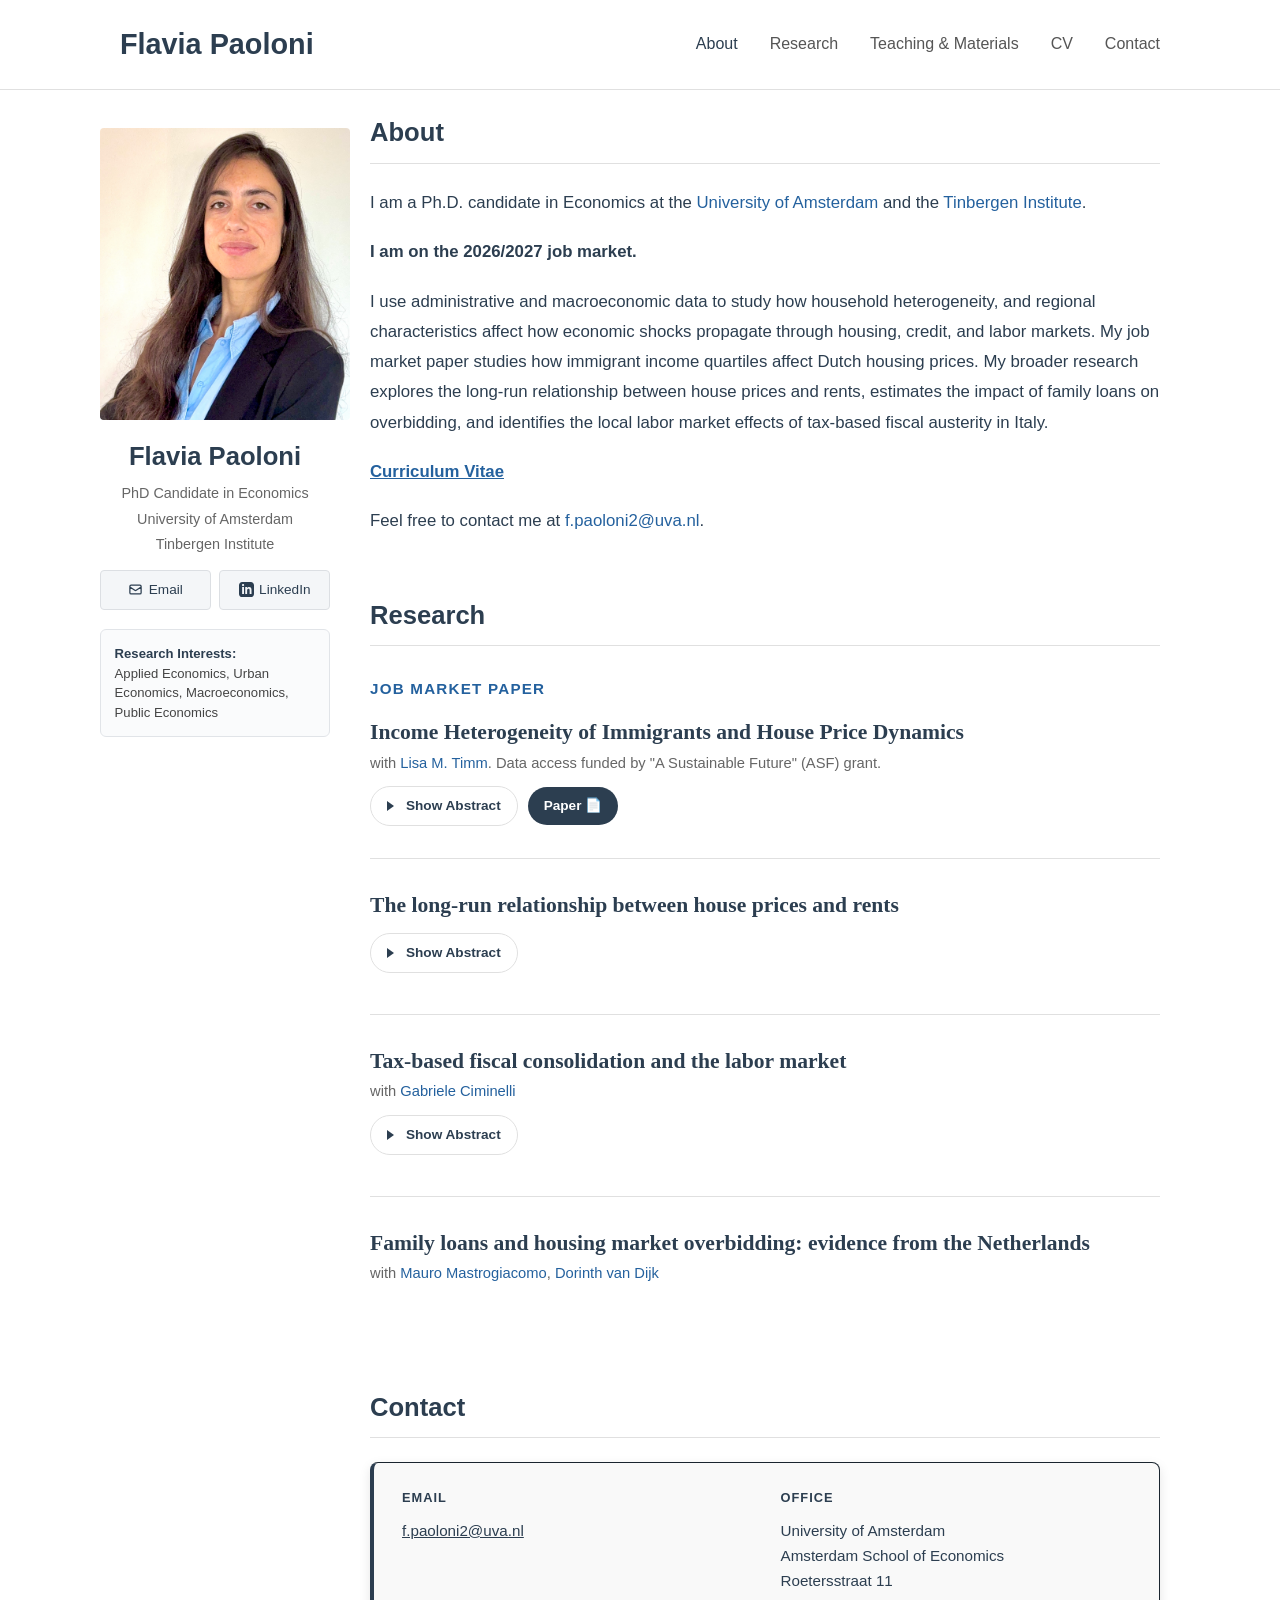
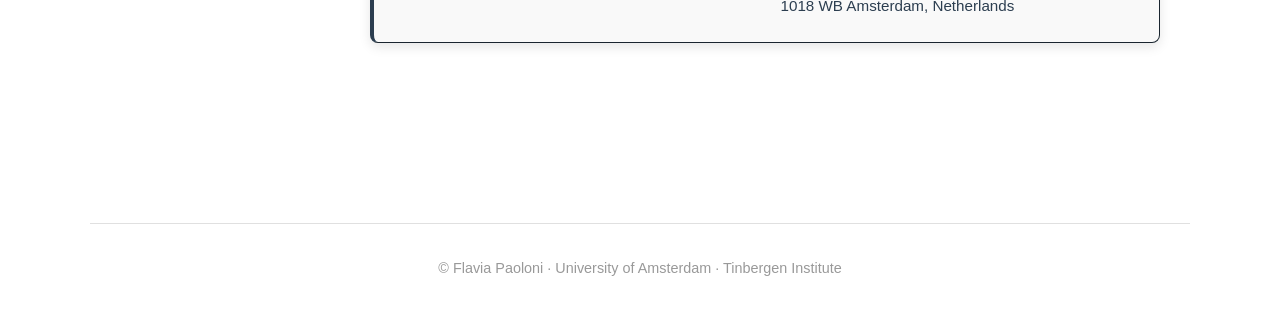
<file: index.html>
<!DOCTYPE html>
<html lang="en">
<head>
    <meta charset="UTF-8">
    <meta name="viewport" content="width=device-width, initial-scale=1.0">
    <title>Flavia Paoloni</title>
    <meta name="description" content="Flavia Paoloni - PhD Candidate in Economics at the University of Amsterdam">
    <link rel="stylesheet" href="stylesheet.css">
</head>
<body>

<!-- HEADER -->
<header>
    <div class="header-content">
        <div class="site-title"><a href="index.html">Flavia Paoloni</a></div>
        <button class="menu-toggle" onclick="toggleMenu()">☰</button>
        <nav>
            <ul id="navMenu">
                <li><a href="index.html" class="active">About</a></li>
                <li><a href="research.html">Research</a></li>
                <li><a href="teaching.html">Teaching & Materials</a></li>
                <li><a href="cv.html">CV</a></li>
                <li><a href="contact.html">Contact</a></li>
            </ul>
        </nav>
    </div>
</header>

<!-- PAGE LAYOUT -->
<div class="page-layout">

    <!-- SIDEBAR -->
  <aside class="sidebar">
        <img src="webpage.png" alt="Flavia Paoloni" class="profile-photo">
        <h2>Flavia Paoloni</h2>
        <p class="subtitle">PhD Candidate in Economics <br> University of Amsterdam<br>Tinbergen Institute</p> 
        <!-- Sidebar Action Buttons -->
        <div class="sidebar-buttons">
            <a class="sidebar-btn" href="mailto:f.paoloni2@uva.nl">
                <svg class="btn-icon" fill="none" stroke="currentColor" viewBox="0 0 24 24">
                    <path stroke-linecap="round" stroke-linejoin="round" stroke-width="2" d="M3 8l7.89 5.26a2 2 0 002.22 0L21 8M5 19h14a2 2 0 002-2V7a2 2 0 00-2-2H5a2 2 0 00-2 2v10a2 2 0 002 2z"/>
                </svg>
                Email
            </a>
            <a class="sidebar-btn" href="http://www.linkedin.com/in/flavia-paoloni-25b993154" target="_blank">
                <svg class="btn-icon" fill="currentColor" viewBox="0 0 24 24">
                    <path d="M19 0h-14c-2.761 0-5 2.239-5 5v14c0 2.761 2.239 5 5 5h14c2.762 0 5-2.239 5-5v-14c0-2.761-2.238-5-5-5zm-11 19h-3v-11h3v11zm-1.5-12.268c-.966 0-1.75-.79-1.75-1.764s.784-1.764 1.75-1.764 1.75.79 1.75 1.764-.783 1.764-1.75 1.764zm13.5 12.268h-3v-5.604c0-3.368-4-3.113-4 0v5.604h-3v-11h3v1.765c1.396-2.586 7-2.777 7 2.476v6.759z"/>
                </svg>
                LinkedIn
            </a>
        </div>

        <!-- Academic Info Box -->
        <div class="sidebar-box">
            <!--  <p><strong>Affiliation:</strong><br>University of Amsterdam<br>Tinbergen Institute</p> -->
            <p><strong>Research Interests:</strong><br>Applied Economics, Urban Economics, Macroeconomics, Public Economics</p>
        </div>
    </aside>

    <!-- MAIN CONTENT -->
    <div class="content">

        <!-- ABOUT SECTION -->
        <section id="about">
            <h2>About</h2>
            <p>I am a Ph.D. candidate in Economics at the <a href="https://ase.uva.nl/content/sections/macro-and-international-economics/macro-and-international-economics.html" target="_blank">University of Amsterdam</a> and the <a href="https://tinbergen.nl/home" target="_blank">Tinbergen Institute</a>. 
                <p><strong> I am on the 2026/2027 job market.</strong> </p>
                
               <!-- My research focuses on housing markets, immigration, and fiscal policy.</p> -->
            <p>I use administrative and macroeconomic data to study how household heterogeneity, and regional characteristics affect how economic shocks propagate through housing, credit, and labor markets. 
                My job market paper studies how immigrant income quartiles affect Dutch housing prices. My broader research explores the long-run relationship between house prices and rents, estimates the impact of family loans on overbidding, and identifies the local labor market effects of tax-based fiscal austerity in Italy.</p>
               <!--  housing markets and fiscal policy. My research examines the relationship between house prices and rents, the role of socio-economic factors and credit conditions in the Dutch housing market, and the effects of tax-based consolidation on local labour markets in Italy.</p> -->
            <p> <a href="cv.html"><strong><u>Curriculum Vitae</u></strong></a></p>
            <p>Feel free to contact me at <a href="mailto:f.paoloni2@uva.nl" target="_blank">f.paoloni2@uva.nl</a>.</p>
        </section>
<!-- RESEARCH SECTION -->
<section id="research">
    <h2>Research</h2>

     <!-- JOB MARKET PAPER SUBHEADING -->
    <h3 style="font-family: var(--font-sans); font-size: 0.95rem; font-weight: 700; text-transform: uppercase; letter-spacing: 0.08em; color: var(--accent-color, #24619e); margin: 30px 0 15px;">
        Job Market Paper
    </h3>
    
   <!-- PAPER 1 -->
    <div class="paper-item">
    <!-- Paper Title -->
    <div class="paper-title">Income Heterogeneity of Immigrants and House Price Dynamics</div>
    
    <!-- Authors -->
    <div class="paper-authors">
        with <a href="https://sites.google.com/view/lmtimm/about" target="_blank">Lisa M. Timm</a>.
        Data access funded by "A Sustainable Future" (ASF) grant.
    </div>
    
    <!-- Action Buttons Row (Side-by-Side Horizontal Flex) -->
    <div class="draft-button" style="display: flex; gap: 10px; align-items: center; margin-top: 10px;">
        
        <!-- Abstract Toggle Button -->
        <div class="abstract-container" style="margin: 0; border: none; background: none; box-shadow: none;">
            <div class="abstract-header" onclick="this.classList.toggle('expanded'); var content = this.closest('.paper-item').querySelector('.abstract-content'); content.style.display = content.style.display === 'block' ? 'none' : 'block';" style="display: inline-flex; align-items: center; gap: 8px; border: 1px solid var(--border-color, #e0e0e0); border-radius: 9999px; padding: 7px 16px; background: #ffffff; cursor: pointer;">
                <span class="arrow"></span><span class="toggle-text"></span>
            </div>
        </div>

        <!-- Paper Link Button -->
        <a href="Paoloni_jmp.pdf" class="paper-link-btn" target="_blank">Paper 📄</a>
        
    </div>
             
    <!-- Expandable Abstract Box (Appears below the buttons only when clicked) -->
    <div class="abstract-content" style="display: none; margin-top: 15px; border: 1px solid #e0e0e0; border-radius: 8px; padding: 18px 22px; background: #ffffff;">
        <p>This paper examines how changes in the local immigrant population stock with heterogeneous income levels affect house price growth in the Netherlands. 
            Using administrative microdata from 2006 to 2020, we distinguish immigrants into four income groups and estimate their effects on property values. 
            To address potential endogeneity in residential location choices, we employ a shift-share instrumental variable strategy based on historical settlement patterns interacted with national immigration shocks by origin and income group. The results vary across income groups and local housing markets. 
            In the short run, a mean annual increase in the stocks of middle-low-income immigrants raises annual property-value growth by 0.17-0.20 percentage points, 
            whereas a mean low-income change reduces it by 0.05-0.06 percentage points. These patterns appear primarily in less urban municipalities. Native population growth responses vary across immigrant income groups, but the evidence does not establish native out-migration as the primary mechanism behind the estimated house price effects.</p>
    </div>
</div>
    
    <!-- PAPER 2 -->
    <div class="paper-item">
        <div class="paper-title">The long-run relationship between house prices and rents</div>
        <div class="paper-authors"></div>
        
        <!-- Action Buttons Row -->
        <div class="draft-button">
            <!-- Abstract Toggle Button -->
            <div class="abstract-container" style="margin: 0; display: inline-block; border: none; background: none; box-shadow: none;">
                <div class="abstract-header" onclick="this.classList.toggle('expanded'); var content = this.closest('.paper-item').querySelector('.abstract-content'); content.style.display = content.style.display === 'block' ? 'none' : 'block';" style="border: white-space: nowrap; 1px solid var(--border-color); border-radius: 9999px; padding: 7px 16px; background: var(--primary-bg);">
                    <span class="arrow"></span><span class="toggle-text"></span>
                </div>
            </div>
        </div>
               
        <!-- Expandable Abstract Content Box -->
        <div class="abstract-content" style="margin-top: 15px; display: none; border: 1px solid var(--border-color); border-radius: 8px; padding: 18px 22px; background: #ffffff;">
            <p>I test whether house prices and rents are related in the long and short run using a new quarterly dataset for 18 OECD countries from 1968 to 2021. If agents treat houses as assets, annual rents correspond to the yearly net present value of house expenses, a function of prices. It follows that house prices and rents should be positively related. I find evidence of cointegration in only half of countries using Johansen tests. I observe a negative response of rents to a positive shock in house prices. Two factors might explain these results: heterogeneity in house quality reducing dwellings' comparability, and rental sector size relieving demand pressure on rental prices.</p>
            
        </div>
    </div>

    <!-- PAPER 3 -->
    <div class="paper-item">
        <div class="paper-title">Tax-based fiscal consolidation and the labor market</div>
        <div class="paper-authors">
            with <a href="https://sites.google.com/view/gabrieleciminelli" target="_blank">Gabriele Ciminelli</a>
        </div>
        
        <!-- Action Buttons Row -->
        <div class="draft-button">
            <!-- Abstract Toggle Button -->
            <div class="abstract-container" style="margin: 0; display: inline-block; border: none; background: none; box-shadow: none;">
                <div class="abstract-header" onclick="this.classList.toggle('expanded'); var content = this.closest('.paper-item').querySelector('.abstract-content'); content.style.display = content.style.display === 'block' ? 'none' : 'block';" style="border: 1px solid var(--border-color); border-radius: 9999px; padding: 7px 16px; background: var(--primary-bg);">
                    <span class="arrow"></span><span class="toggle-text"></span>
                </div>
            </div>
        </div>
               
        <!-- Expandable Abstract Content Box -->
        <div class="abstract-content" style="margin-top: 15px; display: none; border: 1px solid var(--border-color); border-radius: 8px; padding: 18px 22px; background: #ffffff;">
            <p>This paper examines the labor market consequences of tax-based fiscal consolidation in Italy over the period 2006–2019. Exploiting municipality-level data on personal income tax declarations and labor market outcomes across 610 local labor markets (LLMs), combined with the narrative fiscal shock series of Alesina, Favero, and Giavazzi (2020), we estimate impulse response functions using local projections instrumented by a Bartik shift-share design. Our identification strategy leverages cross-sectional variation in pre-existing tax intensity interacted with nationally-determined consolidation shocks, isolating the causal effects of direct tax increases from endogenous responses to local business cycles. The results reveal a one-percentage-point increase in direct taxes raises unemployment and suppresses employment rates over a four-year horizon.</p>
        </div>
    </div>

    <!-- PAPER 4 -->
    <div class="paper-item">
        <div class="paper-title">Family loans and housing market overbidding: evidence from the Netherlands</div>
        <div class="paper-authors">
            with <a href="https://sites.google.com/view/mauromastrogiacomo/home" target="_blank">Mauro Mastrogiacomo</a>, <a href="https://www.dnb.nl/en/research/personal-pages/dorinth-van-dijk/" target="_blank">Dorinth van Dijk</a>
        </div>


    </div>

</section>

        <!-- CONTACT SECTION -->
        <section id="contact">
            <h2>Contact</h2>
            <div class="contact-card">
                <div class="contact-item">
                    <h3>Email</h3>
                    <p><a href="mailto:f.paoloni2@uva.nl">f.paoloni2@uva.nl</a></p>
                </div>
                <div class="contact-item">
                    <h3>Office</h3>
                    <p>
                        University of Amsterdam<br>
                        Amsterdam School of Economics<br>
                        Roetersstraat 11<br>
                        1018 WB Amsterdam, Netherlands
                    </p>
                </div>
            </div>
        </section>

    </div><!-- /.content -->
</div><!-- /.page-layout -->

<footer>
    © Flavia Paoloni · University of Amsterdam · Tinbergen Institute
</footer>

<script>
    // 1. Mobile navigation menu toggle
    function toggleMenu() {
        var menu = document.getElementById('navMenu');
        if (menu) {
            menu.classList.toggle('active');
        }
    }

    // 2. Click-only abstract toggle logic
    document.addEventListener('click', function(e) {
        const toggle = e.target.closest('.abstract-toggle');
        if (toggle) {
            e.preventDefault();
            const paperItem = toggle.closest('.paper-item');
            if (paperItem) {
                paperItem.classList.toggle('open');
            }
        }
    });
</script>

</body>
</html>
</file>
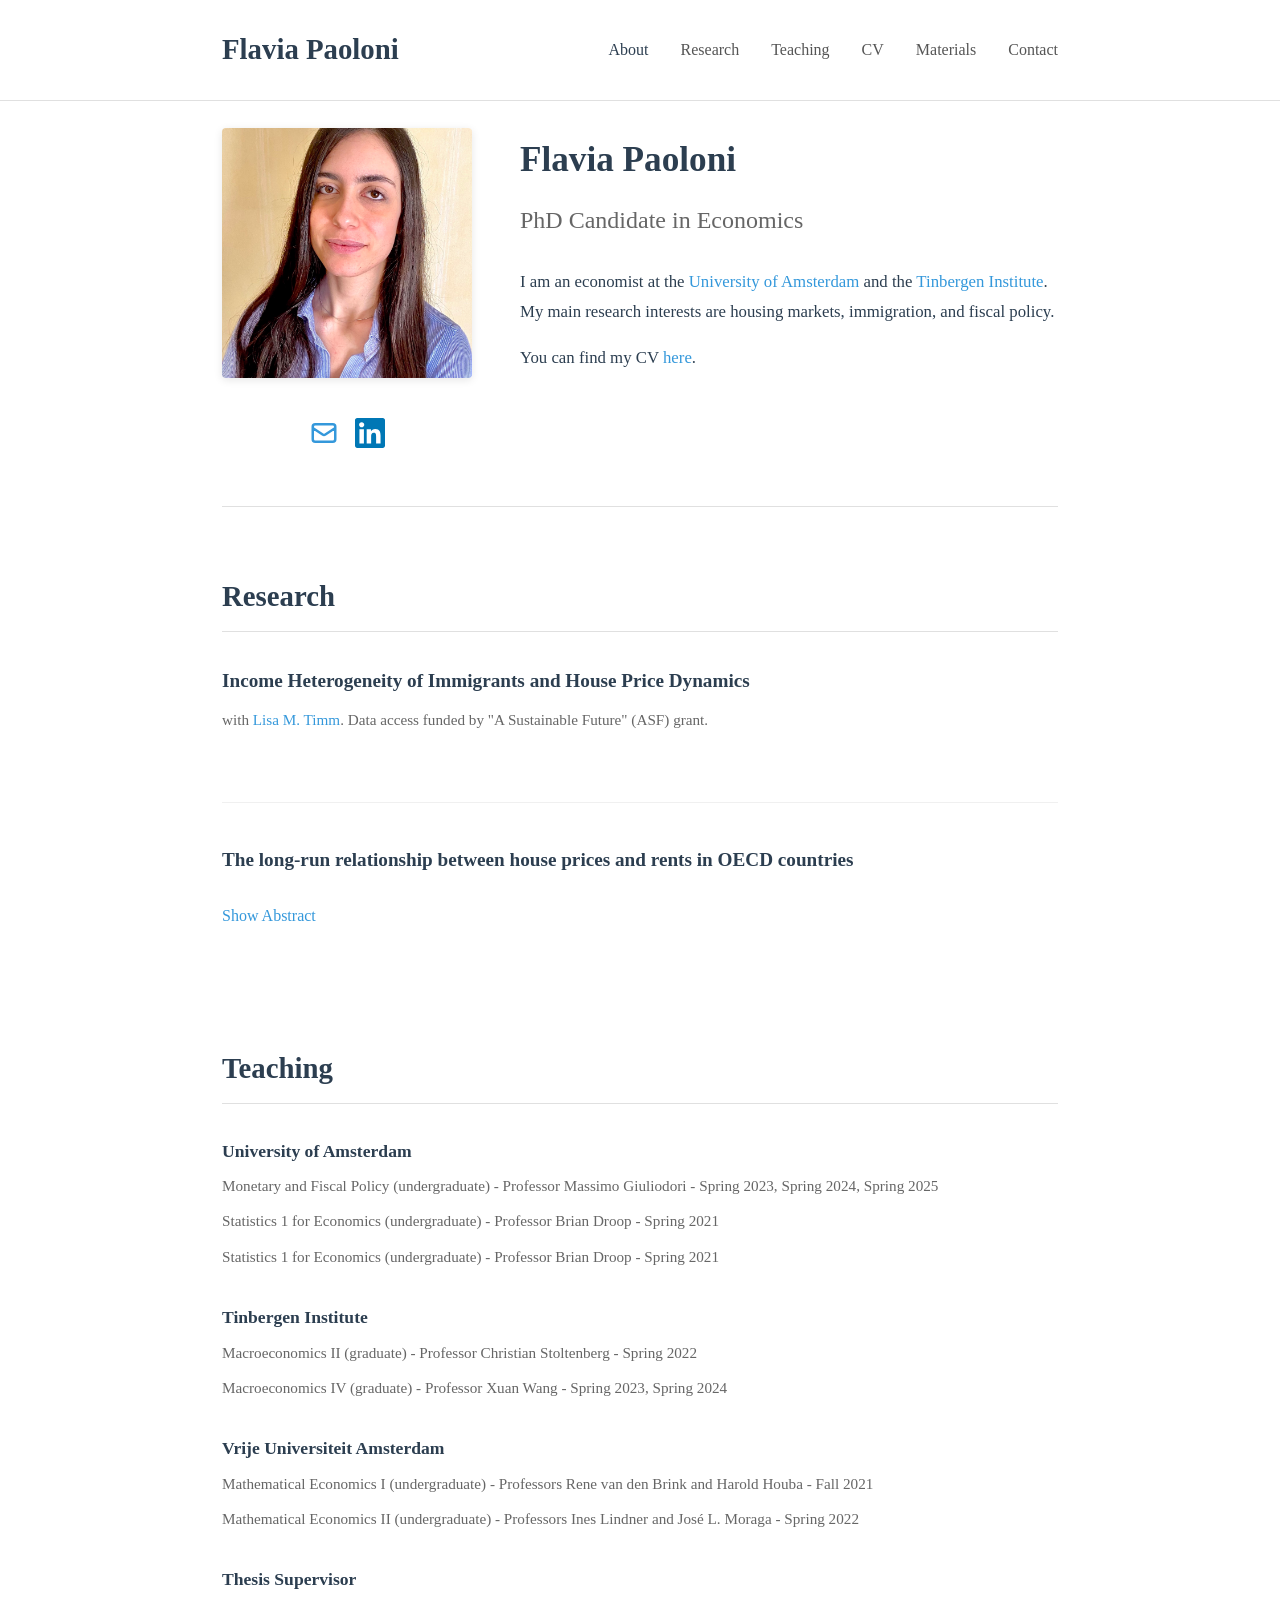
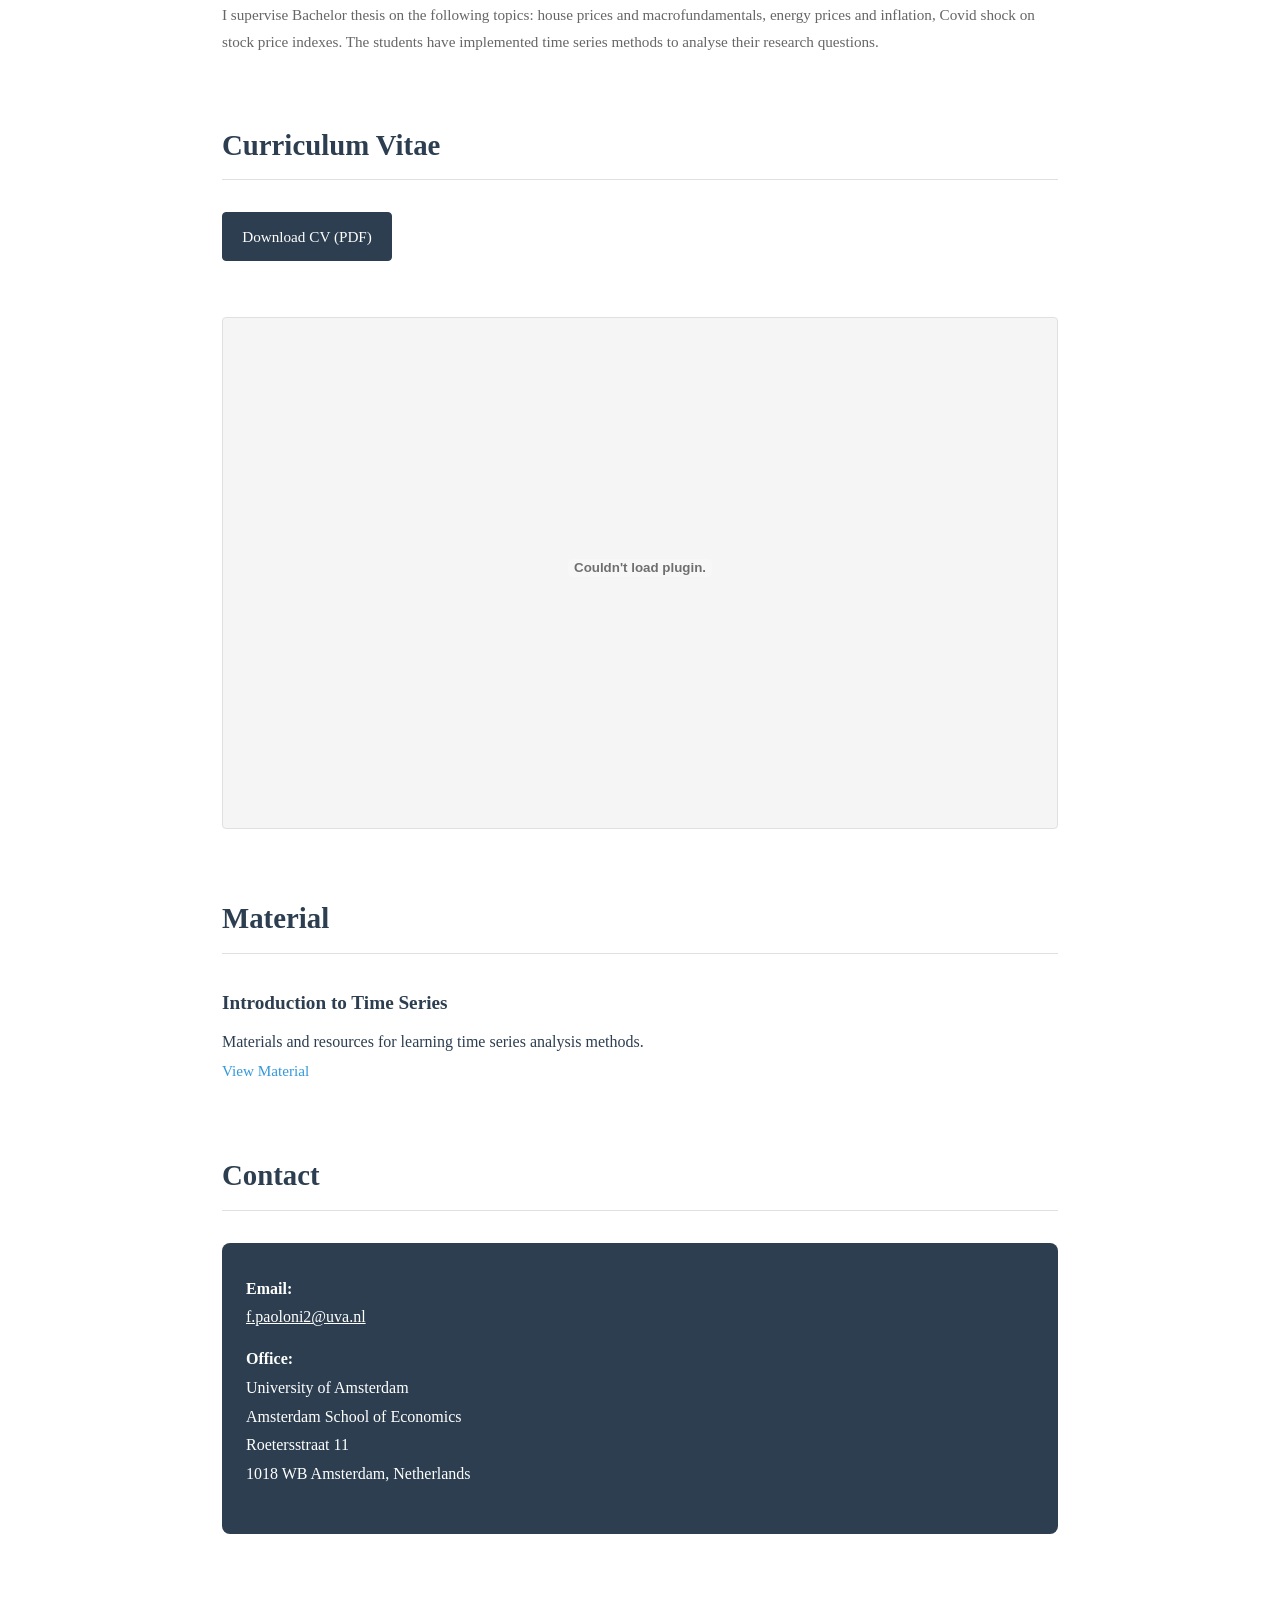
<file: f.paoloni.html>
<!DOCTYPE html>
<html lang="en">
<head>
    <meta charset="UTF-8">
    <meta name="viewport" content="width=device-width, initial-scale=1.0">
    <title>Flavia Paoloni</title>
    <meta name="description" content="Flavia Paoloni - PhD Candidate in Economics at the University of Amsterdam">
    <style>
        * {
            margin: 0;
            padding: 0;
            box-sizing: border-box;
        }

        html {
            scroll-behavior: smooth;
        }

        body {
            font-family: 'Georgia', 'Times New Roman', serif;
            line-height: 1.8;
            color: #2c3e50;
            background-color: #fff;
        }

        /* Header/Navigation */
        header {
            background-color: #fff;
            border-bottom: 1px solid #e0e0e0;
            position: fixed;
            top: 0;
            left: 0;
            right: 0;
            z-index: 1000;
        }

        .header-content {
            max-width: 900px;
            margin: 0 auto;
            padding: 1.5rem 2rem;
            display: flex;
            justify-content: space-between;
            align-items: center;
        }

        .site-title {
            font-size: 1.8rem;
            font-weight: 600;
            color: #2c3e50;
        }

        nav ul {
            list-style: none;
            display: flex;
            gap: 2rem;
        }

        nav a {
            text-decoration: none;
            color: #555;
            font-size: 1rem;
            transition: color 0.3s;
        }

        nav a:hover,
        nav a.active {
            color: #2c3e50;
        }

        /* Main Container */
        .container {
            max-width: 900px;
            margin: 0 auto;
            padding: 8rem 2rem 4rem;
        }

        /* Profile Section */
        .profile-section {
            display: grid;
            grid-template-columns: 250px 1fr;
            gap: 3rem;
            margin-bottom: 4rem;
            padding-bottom: 3rem;
            border-bottom: 1px solid #e0e0e0;
        }

        .profile-left {
            display: flex;
            flex-direction: column;
            gap: 1.5rem;
        }

        .profile-image {
            width: 250px;
            height: 250px;
            border-radius: 4px;
            object-fit: cover;
            box-shadow: 0 2px 8px rgba(0,0,0,0.1);
        }

       /* .profile-contact {
            font-size: 0.95rem;
            line-height: 1.8;
        }*/
        .profile-contact {
            display: flex;      /* align items in a row */
            gap: 1rem;          /* spacing between icons */
            justify-content: center; /* flex-start optional: align left */
            margin-top: 1rem;   /* spacing from the picture */
        }
        
        .profile-contact p {
            margin-bottom: 0.5rem;
            color: #555;
        }

        .contact-item {
            display: flex;
            align-items: center;
            gap: 0.5rem;
            margin-bottom:0; /*0.8rem; */
        }

        .contact-icon {
            width: 30px;
            height: 30px;
            flex-shrink: 0;
        }

        .profile-contact a {
            color: #3498db;
            text-decoration: none;
            word-break: break-word;
        }

        .profile-contact a:hover {
            text-decoration: underline;
        }

        .profile-text h1 {
            font-size: 2.2rem;
            font-weight: 600;
            margin-bottom: 0.5rem;
            color: #2c3e50;
        }

        .profile-text .subtitle {
            font-size: 1.5rem;
            color: #666;
            margin-bottom: 1.5rem;
        }

        .profile-text p {
            font-size: 1.05rem;
            line-height: 1.8;
            margin-bottom: 1rem;
        }

        .profile-text a {
            color: #3498db;
            text-decoration: none;
        }

        .profile-text a:hover {
            text-decoration: underline;
        }

        /* Section Headers */
        section {
            margin-bottom: 4rem;
            scroll-margin-top: 100px;
        }

        section h2 {
            font-size: 1.8rem;
            font-weight: 600;
            margin-bottom: 2rem;
            color: #2c3e50;
            padding-bottom: 0.5rem;
            border-bottom: 1px solid #e0e0e0;
        }

        /* Research Interests */
        .interests-list {
            display: flex;
            flex-wrap: wrap;
            gap: 1rem;
        }

        .interest-item {
            background: #f8f9fa;
            padding: 0.5rem 1.2rem;
            border-radius: 4px;
            font-size: 0.95rem;
            color: #555;
        }

        /* Education & Experience */
        .timeline-item {
            margin-bottom: 2rem;
        }

        .timeline-item h3 {
            font-size: 1.1rem;
            font-weight: 600;
            color: #2c3e50;
            margin-bottom: 0.3rem;
        }

        .timeline-meta {
            color: #666;
            font-size: 0.95rem;
            margin-bottom: 0.5rem;
        }

        .timeline-item p {
            color: #555;
            font-size: 1rem;
        }

        /* Papers */
        .paper-item {
            margin-bottom: 2.5rem;
            padding-bottom: 2.5rem;
            border-bottom: 1px solid #f0f0f0;
        }

        .paper-item:last-child {
            border-bottom: none;
        }

        .paper-title {
            font-size: 1.2rem;
            font-weight: 600;
            color: #2c3e50;
            margin-bottom: 0.5rem;
        }

        .paper-authors {
            color: #666;
            font-size: 0.95rem;
            margin-bottom: 0.8rem;
            /*font-style: italic; */
        }

        .paper-authors a {
            color: #3498db;
            text-decoration: none;
        }

        .paper-authors a:hover {
            text-decoration: underline;
        }

        .paper-links {
            display: flex;
            gap: 1rem;
            flex-wrap: wrap;
            margin-bottom: 1rem;
        }

        .paper-link {
            color: #3498db;
            text-decoration: none;
            font-size: 0.95rem;
            padding: 0.4rem 0;
            border-bottom: 1px solid transparent;
        }

        .paper-link:hover {
            border-bottom-color: #3498db;
        }

        .paper-abstract {
            color: #555;
            font-size: 1rem;
            line-height: 1.8;
            text-align: justify;
        }
        .abstract-toggle {
            color: #3498db;
            /*font-weight: 600; */
            margin-bottom: 0.5rem;
        }
        .paper-abstract {
            transition: all 0.3s ease;
        }
        
        /* CV Preview */
        .cv-preview {
            margin-top: 2rem;
            border: 1px solid #e0e0e0;
            border-radius: 4px;
            overflow: hidden;
            background: #f5f5f5;
        }

        .cv-preview iframe {
            width: 100%;
            height: 500px;
            border: none;
            display: block;
        }

        .cv-preview embed {
            width: 100%;
            height: 500px;
            border: none;
        }

        /* Alternative: Use object tag if iframe doesn't work well */
        .cv-preview object {
            width: 100%;
            height: 500px;
        }

        .cv-buttons {
            display: flex;
            gap: 1rem;
            margin-top: 1.5rem;
            flex-wrap: wrap;
        }

        .cv-button {
            display: inline-block;
            background: #f8f9fa;
            color: #2c3e50;
            padding: 0.6rem 1.2rem; 
            border-radius: 4px;
            text-decoration: none;
            font-size: 0.95rem;
            font-weight: 500;
            border: 1px solid #e0e0e0;
            transition: all 0.3s;
        }

        .cv-button:hover {
            background: #e9ecef;
            border-color: #ced4da;
        }

        .cv-button.primary {
            background: #2c3e50;
            color: white;
            border-color: #2c3e50;
        }

        .cv-button.primary:hover {
            background: #2980b9;
            border-color: #2980b9;
        }

        /* Contact Section 
        .contact-info {
            font-size: 1.05rem;
        }

        .contact-info p {
            margin-bottom: 1rem;
        }

        .contact-email {
            color: #3498db;
            text-decoration: none;
            font-weight: 500;
        }

        .contact-email:hover {
            text-decoration: underline;
        }*/
        /* Contact Banner */
        .contact-info {
            background-color: #2c3e50; /* rgba(44, 62, 80, 0.5) blue banner */
            color: white;
            padding: 2rem 1.5rem;
            border-radius: 8px;
            margin-bottom: 3rem;
            /* text-align: center;*/
        }
        
         .contact-info h2 {
            color: white;
            font-size: 2rem;
            margin-bottom: 1rem;
        }
        
         .contact-info p {
            color: white;
            margin-bottom: 0.8rem;
        }
        
         .contact-email {
            color:white ; /* #ffe082 light color for email */
            text-decoration: underline;
        }
        /* Footer */
        footer {
            max-width: 900px;
            margin: 4rem auto 0;
            padding: 2rem;
            text-align: center;
            border-top: 1px solid #e0e0e0;
            color: #999;
            font-size: 0.9rem;
        }

        /* Mobile Menu */
        .menu-toggle {
            display: none;
            background: none;
            border: none;
            font-size: 1.5rem;
            cursor: pointer;
            color: #2c3e50;
        }

        /* Responsive */
                    @media (max-width: 768px) {
            .profile-section {
                grid-template-columns: 1fr;
                gap: 2rem;
                text-align: center;
            }

            .profile-left {
                align-items: center;
            }

            .profile-image {
                margin: 0 auto;
                width: 150px;
                height: 150px;
                font-size: 3rem;
            }

            .profile-contact {
                text-align: center;
            }

            .header-content {
                padding: 1rem;
            }

            .menu-toggle {
                display: block;
            }

            nav ul {
                position: absolute;
                top: 100%;
                left: 0;
                right: 0;
                background: #fff;
                flex-direction: column;
                padding: 1rem;
                box-shadow: 0 4px 8px rgba(0,0,0,0.1);
                display: none;
                gap: 0;
            }

            nav ul.active {
                display: flex;
            }

            nav li {
                padding: 0.8rem 0;
                border-bottom: 1px solid #f0f0f0;
            }

            .container {
                padding: 6rem 1.5rem 3rem;
            }

            section h2 {
                font-size: 1.5rem;
            }

            .interests-list {
                justify-content: center;
            }
        }
    </style>
</head>
<body>
    <!-- Header -->
    <header>
        <div class="header-content">
          <!--  <div class="site-title">Flavia Paoloni</div> -->
            <div class="site-title">
                <a href="#" style="text-decoration: none; color: inherit;">Flavia Paoloni</a>
            </div>
            <button class="menu-toggle" onclick="toggleMenu()">☰</button>
            <nav>
                <ul id="navMenu">
                    <li><a href="#about" class="active">About</a></li>
                    <li><a href="#research">Research</a></li>
                    <li><a href="#teaching">Teaching</a></li>
                    <li><a href="#cv">CV</a></li>
                    <li><a href="#material">Materials</a></li>
                    <li><a href="#contact">Contact</a></li>
                </ul>
            </nav>
        </div>
    </header>

    <!-- Main Container -->
    <div class="container">
        <!-- Profile Section -->
        <section id="about">
            <div class="profile-section">
                <div class="profile-left">
                    <img src="Photo_Paoloni_zoom.jpg" alt="Flavia Paoloni" class="profile-image">
                    <div class="profile-contact">
                        <div class="contact-item">
                            <a href="mailto:f.paoloni2@uva.nl">
                                <svg class="contact-icon" fill="none" stroke="currentColor" viewBox="0 0 24 24">
                                    <path stroke-linecap="round" stroke-linejoin="round" stroke-width="2" d="M3 8l7.89 5.26a2 2 0 002.22 0L21 8M5 19h14a2 2 0 002-2V7a2 2 0 00-2-2H5a2 2 0 00-2 2v10a2 2 0 002 2z"></path>
                                </svg>
                            </a>
                        </div>
                        
                        <div class="contact-item">
                            <a href="http://www.linkedin.com/in/flavia-paoloni-25b993154" >
                                <svg class="contact-icon" fill="#0077b5" viewBox="0 0 24 24">
                                <path d="M20.447 20.452h-3.554v-5.569c0-1.328-.027-3.037-1.852-3.037-1.853 0-2.136 1.445-2.136 2.939v5.667H9.351V9h3.414v1.561h.046c.477-.9 1.637-1.85 3.37-1.85 3.601 0 4.267 2.37 4.267 5.455v6.286zM5.337 7.433c-1.144 0-2.063-.926-2.063-2.065 0-1.138.92-2.063 2.063-2.063 1.14 0 2.064.925 2.064 2.063 0 1.139-.925 2.065-2.064 2.065zm1.782 13.019H3.555V9h3.564v11.452zM22.225 0H1.771C.792 0 0 .774 0 1.729v20.542C0 23.227.792 24 1.771 24h20.451C23.2 24 24 23.227 24 22.271V1.729C24 .774 23.2 0 22.222 0h.003z"/>
                                </svg>
                          <!--  <a href="http://www.linkedin.com/in/flavia-paoloni-25b993154" target="_blank">LinkedIn</a> -->
                            </a>
                        </div>
                        
                     <!--   <p style="margin-top: 1rem;"><strong>Office:</strong><br>
                        Roetersstraat 11<br>
                        1018 WB Amsterdam</p> -->
                    </div>
                </div>
                <div class="profile-text">
                    <h1>Flavia Paoloni</h1>
                    <p class="subtitle">PhD Candidate in Economics</p>
                    <p>I am an economist at the <a href="https://ase.uva.nl/content/sections/macro-and-international-economics/macro-and-international-economics.html" target="_blank">University of Amsterdam</a> and the <a href="https://tinbergen.nl/home" target="_blank">Tinbergen Institute</a>. My main research interests are housing markets, immigration, and fiscal policy.</p>
                   
                    <p> You can find my CV <a href="#cv">here</a>. </p>

                   <!--  <div class="cv-buttons">
                        <a href="#cv" class="cv-button primary">View CV</a>
                    <!--    <a href="cv.pdf" download class="cv-button">Download CV</a> 
                    </div> -->
                </div>
            </div>

        <!-- Research Section -->
        <section id="research">
            <h2>Research</h2>

            <div class="paper-item">
                <div class="paper-title">Income Heterogeneity of Immigrants and House Price Dynamics</div>
                <div class="paper-authors">with <a href="https://sites.google.com/view/lmtimm/about" target="_blank">Lisa M. Timm</a>. Data access funded by "A Sustainable Future" (ASF) grant.</div>
                <div class="paper-links">
                 <!--   <a href="#" class="paper-link">[Working Paper]</a>-->
                 <!--   <a href="https://asf.uva.nl/grants/overview-funded-grants-since-2019/funded-grant-applications---spring-2023/spring-2023.html#Do-highearning-migrants-affect-Dutch-housing-marketsF-Paoloni--LM-Timm" target="_blank" class="paper-link">[Grant Information]</a>-->
                </div>
                <p class="paper-abstract"> </p>
            </div>
           
            <div class="paper-item">
                <div class="paper-title">The long-run relationship between house prices and rents in OECD countries</div>
                <div class="paper-links">
                    <!-- <a href="#" class="paper-link">[Working Paper]</a> -->
                        <!-- <a href="#" class="paper-link">[Slides]</a> -->
              </div>
                <div class="abstract-toggle" style="cursor:pointer;"> Show Abstract</div>
                <p class="paper-abstract" style="display:none;">
        I test whether house prices and rents are related in the long and short run using a new quarterly dataset for 18 OECD countries from 1968 to 2021. If agents treat houses as assets, annual rents correspond to the yearly net present value of house expenses, a function of prices. It follows that house prices and rents should be positively related. I find evidence of cointegration in only half of countries using Johansen tests. I observe a negative response of rents to a positive shock in house prices. Two factors might explain these results: heterogeneity in house quality reducing dwellings’ comparability, and rental sector size relieving demand pressure on rental prices.
            </p>
            </div>
            
        </section>

         <!-- Teaching -->
        <section id="teaching">
            <h2>Teaching</h2>

            <div class="timeline-item">
                <h3>University of Amsterdam</h3>
                <div class="timeline-meta"> Monetary and Fiscal Policy (undergraduate) - Professor Massimo Giuliodori - Spring 2023, Spring 2024, Spring 2025 </div>
                <div class="timeline-meta"> Statistics 1 for Economics (undergraduate) - Professor Brian Droop - Spring 2021 </div>
                <div class="timeline-meta"> Statistics 1 for Economics (undergraduate) - Professor Brian Droop - Spring 2021</div>
            </div>

            <div class="timeline-item">
                <h3>Tinbergen Institute</h3>
                <div class="timeline-meta">Macroeconomics II (graduate) - Professor Christian Stoltenberg - Spring 2022</div>
<div class="timeline-meta">Macroeconomics IV (graduate) - Professor Xuan Wang - Spring 2023, Spring 2024</div>
            </div>

            <div class="timeline-item">
                <h3>Vrije Universiteit Amsterdam </h3>
                <div class="timeline-meta">Mathematical Economics I (undergraduate) - Professors Rene van den Brink and Harold Houba - Fall 2021
</div>
                <div class="timeline-meta">Mathematical Economics II (undergraduate) - Professors Ines Lindner and José L. Moraga - Spring 2022 </div>
            </div>
       

        <div class="timeline-item">
                <h3> Thesis Supervisor  </h3>
<div class="timeline-meta">I supervise Bachelor thesis on the following topics: house prices and macrofundamentals, energy prices and inflation, Covid shock on stock price indexes. The students have implemented time series methods to analyse their research questions. </div>
            </div>
 </section>


      <section id="cv">
            <h2>Curriculum Vitae</h2>
          <!--    <a href="Paoloni_F_CV.pdf" download class="cv-download-button">Download CV (PDF)</a> -->
            <a href="Paoloni_F_CV.pdf" download class="cv-button primary" style="margin-bottom: 1.5rem; display: inline-block;">Download CV (PDF)</a>

           <!-- <div class="cv-preview">
                <iframe src="Paoloni_F_CV.pdf" title="Curriculum Vitae Preview"></iframe>
            </div> -->
          <div class="cv-preview">
                <embed src="Paoloni_F_CV.pdf#toolbar=0&navpanes=0&scrollbar=0" type="application/pdf">
            </div>
         

        </section>
        

        
 <section id="material">
            <h2>Material</h2>
             <div class="paper-title"> Introduction to Time Series</div>
                 <p>Materials and resources for learning time series analysis methods.</p>
                 <p><a href="https://flaviapaoloni.github.io/Intro-to-Time-Series/" target="_blank" class="paper-link">View Material</a></p>
          
</section>

<section id="contact">
            <h2>Contact</h2>
            <div class="contact-info">
                <p>
                    <strong>Email:</strong><br>
                    <a href="mailto:f.paoloni2@uva.nl" class="contact-email">f.paoloni2@uva.nl</a>
                </p>
                <p>
                    <strong>Office:</strong><br>
                    University of Amsterdam<br>
                    Amsterdam School of Economics<br>
                    Roetersstraat 11<br>
                    1018 WB Amsterdam, Netherlands
                </p>
            </div>
        </section>
        
</div>
        
           <script>
            // Abstract menu toggle
            document.querySelectorAll('.abstract-toggle').forEach(function(toggle) {
                toggle.addEventListener('click', function() {
                    const abstract = this.nextElementSibling;
                    if (abstract.style.display === 'none') {
                        abstract.style.display = 'block';
                        this.textContent = 'Hide Abstract';
                    } else {
                        abstract.style.display = 'none';
                        this.textContent = 'Show Abstract';
                    }
                });
            });
      
        // cv
            window.addEventListener('load', () => {
                if(window.location.hash === '#cv') {
                    window.scrollTo({ top: 0, behavior: 'smooth' }); // Reset scroll
                    history.replaceState(null, '', window.location.pathname); // Remove #cv
                }
            });

               
        // Mobile menu toggle
        function toggleMenu() {
            document.getElementById('navMenu').classList.toggle('active');
        }

        // Active nav on scroll
        const sections = document.querySelectorAll('section');
        const navLinks = document.querySelectorAll('nav a');

        window.addEventListener('scroll', () => {
            let current = '';
            sections.forEach(section => {
                const sectionTop = section.offsetTop;
                const sectionHeight = section.clientHeight;
                if (pageYOffset >= sectionTop - 150) {
                    current = section.getAttribute('id');
                }
            });

            navLinks.forEach(link => {
                link.classList.remove('active');
                if (link.getAttribute('href') === '#' + current) {
                    link.classList.add('active');
                }
            });
        });

        // Smooth scroll
        navLinks.forEach(link => {
            link.addEventListener('click', (e) => {
                e.preventDefault();
                const targetId = link.getAttribute('href');
                const targetSection = document.querySelector(targetId);
                targetSection.scrollIntoView({ behavior: 'smooth' });
                document.getElementById('navMenu').classList.remove('active');
            });
        });
    </script>
</body>
</html>
</file>
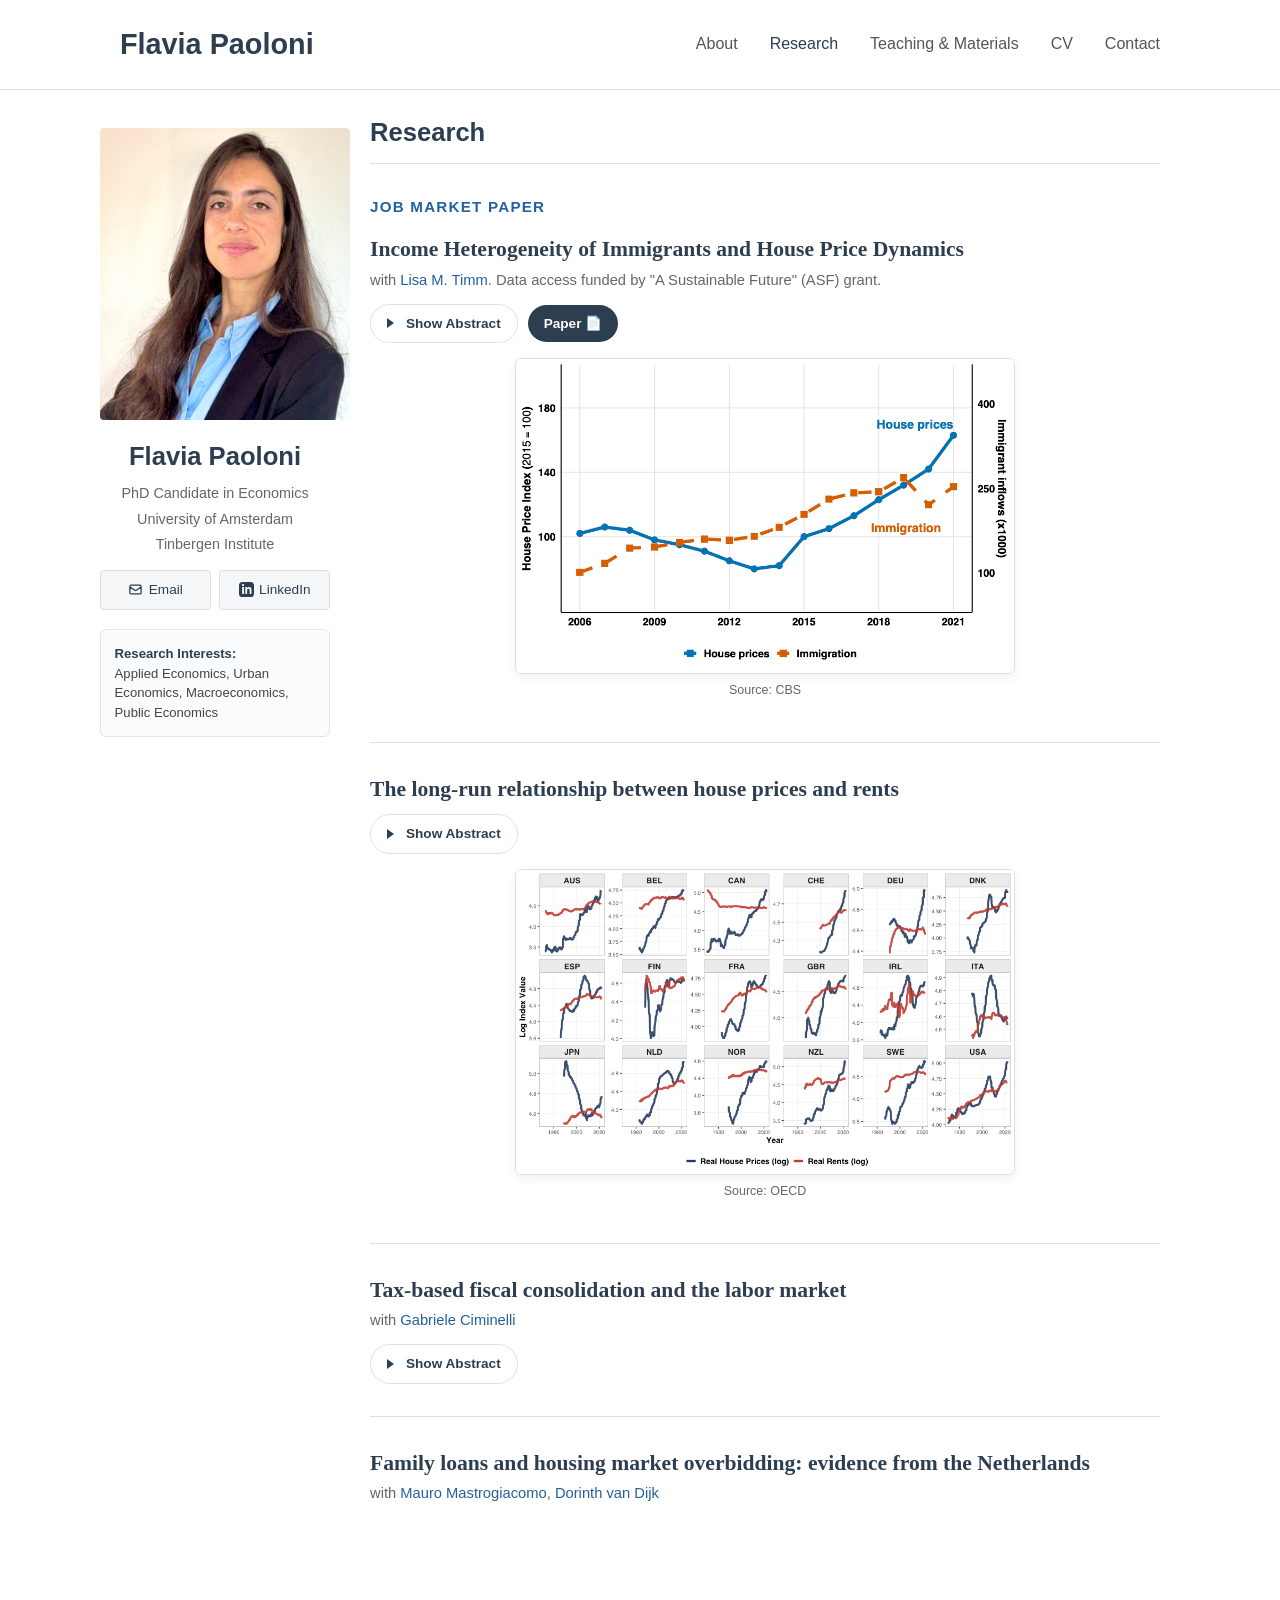
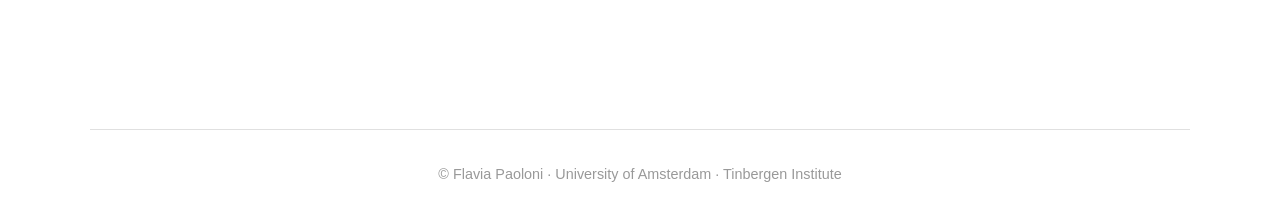
<file: research.html>
<!DOCTYPE html>
<html lang="en">
<head>
    <meta charset="UTF-8">
    <meta name="viewport" content="width=device-width, initial-scale=1.0">
    <title>Research — Flavia Paoloni</title>
    <meta name="description" content="Flavia Paoloni - PhD Candidate in Economics">
    <link rel="stylesheet" href="stylesheet.css">
</head> 
<body>

<!-- HEADER -->
<header>
    <div class="header-content">
        <div class="site-title"><a href="index.html">Flavia Paoloni</a></div>
        <button class="menu-toggle" onclick="toggleMenu()">☰</button>
        <nav>
            <ul id="navMenu">
                <li><a href="index.html">About</a></li>
                <li><a href="research.html" class="active">Research</a></li>
                <li><a href="teaching.html">Teaching & Materials</a></li>
                <li><a href="cv.html">CV</a></li>
                <li><a href="contact.html">Contact</a></li>
            </ul>
        </nav>
    </div>
</header>

<!-- PAGE LAYOUT -->
<div class="page-layout">

    <!-- SIDEBAR -->
    <aside class="sidebar">
        <img src="webpage.png" alt="Flavia Paoloni" class="profile-photo">
        <h2>Flavia Paoloni</h2>
        <p class="subtitle">PhD Candidate in Economics <br> University of Amsterdam<br>Tinbergen Institute</p> 
        <!-- Sidebar Action Buttons -->
        <div class="sidebar-buttons">
            <a class="sidebar-btn" href="mailto:f.paoloni2@uva.nl">
                <svg class="btn-icon" fill="none" stroke="currentColor" viewBox="0 0 24 24">
                    <path stroke-linecap="round" stroke-linejoin="round" stroke-width="2" d="M3 8l7.89 5.26a2 2 0 002.22 0L21 8M5 19h14a2 2 0 002-2V7a2 2 0 00-2-2H5a2 2 0 00-2 2v10a2 2 0 002 2z"/>
                </svg>
                Email
            </a>
            <a class="sidebar-btn" href="http://www.linkedin.com/in/flavia-paoloni-25b993154" target="_blank">
                <svg class="btn-icon" fill="currentColor" viewBox="0 0 24 24">
                    <path d="M19 0h-14c-2.761 0-5 2.239-5 5v14c0 2.761 2.239 5 5 5h14c2.762 0 5-2.239 5-5v-14c0-2.761-2.238-5-5-5zm-11 19h-3v-11h3v11zm-1.5-12.268c-.966 0-1.75-.79-1.75-1.764s.784-1.764 1.75-1.764 1.75.79 1.75 1.764-.783 1.764-1.75 1.764zm13.5 12.268h-3v-5.604c0-3.368-4-3.113-4 0v5.604h-3v-11h3v1.765c1.396-2.586 7-2.777 7 2.476v6.759z"/>
                </svg>
                LinkedIn
            </a>
        </div>

        <!-- Academic Info Box -->
        <div class="sidebar-box">
            <!--  <p><strong>Affiliation:</strong><br>University of Amsterdam<br>Tinbergen Institute</p> -->
            <p><strong>Research Interests:</strong><br>Applied Economics, Urban Economics, Macroeconomics, Public Economics</p>
        </div>
    </aside>

    <!-- MAIN CONTENT -->
    <div class="content">
        <section id="research">
            <h2>Research</h2>
 <!-- JOB MARKET PAPER SUBHEADING -->
    <h3 style="font-family: var(--font-sans); font-size: 0.95rem; font-weight: 700; text-transform: uppercase; letter-spacing: 0.08em; color: var(--accent-color, #24619e); margin: 30px 0 15px;">
        Job Market Paper
    </h3>
    
            <!-- PAPER 1 -->
            <div class="paper-item">
    <!-- Big Paper Title -->
    <div class="paper-title">Income Heterogeneity of Immigrants and House Price Dynamics</div>
    
    <div class="paper-authors">
        with <a href="https://sites.google.com/view/lmtimm/about" target="_blank">Lisa M. Timm</a>.
        Data access funded by "A Sustainable Future" (ASF) grant.
    </div>

   <!-- Action Buttons Row (Side-by-Side Horizontal Flex) -->
    <div class="draft-button" style="display: flex; gap: 10px; align-items: center; margin-top: 10px;">
        
        <!-- Abstract Toggle Button -->
        <div class="abstract-container" style="margin: 0; border: none; background: none; box-shadow: none;">
            <div class="abstract-header" onclick="this.classList.toggle('expanded'); var content = this.closest('.paper-item').querySelector('.abstract-content'); content.style.display = content.style.display === 'block' ? 'none' : 'block';" style="display: inline-flex; align-items: center; gap: 8px; border: 1px solid var(--border-color, #e0e0e0); border-radius: 9999px; padding: 7px 16px; background: #ffffff; cursor: pointer;">
                <span class="arrow"></span><span class="toggle-text"></span>
            </div>
        </div>

        <!-- Paper Link Button -->
   <a href="Paoloni_jmp.pdf" class="paper-link-btn" target="_blank">Paper 📄</a>
        
    </div>
 

    <!-- Expandable Abstract Content Box -->
    <div class="abstract-content" style="margin-top: 15px; display: none; border: 1px solid var(--border-color); border-radius: 8px; padding: 18px 22px; background: #ffffff;">
        <p>This paper examines how changes in the local immigrant population stock with heterogeneous income levels affect house price growth in the Netherlands. 
            Using administrative microdata from 2006 to 2020, we distinguish immigrants into four income groups and estimate their effects on property values. 
            To address potential endogeneity in residential location choices, we employ a shift-share instrumental variable strategy based on historical settlement patterns interacted with national immigration shocks by origin and income group. The results vary across income groups and local housing markets. 
            In the short run, a mean annual increase in the stocks of middle-low-income immigrants raises annual property-value growth by 0.17-0.20 percentage points, 
            whereas a mean low-income change reduces it by 0.05-0.06 percentage points. These patterns appear primarily in less urban municipalities. Native population growth responses vary across immigrant income groups, but the evidence does not establish native out-migration as the primary mechanism behind the estimated house price effects.</p>
         </div>
        <div class="paper-plot-img" style="margin-top: 15px;">
            <img src="hp_imm_git.png" alt="House Price Index and Immigration Trends" class="protected-plot">
            <div class="plot-source" style="font-size: 0.78rem; color: #666; margin-top: 6px;">Source: CBS</div>
        </div>
   
</div>
 <!-- PAPER 2 -->
          <div class="paper-item">
                <div class="paper-title">The long-run relationship between house prices and rents</div>

             

   <!-- Action Buttons Row (Side-by-Side Horizontal Flex) -->
    <div class="draft-button" style="display: flex; gap: 10px; align-items: center; margin-top: 10px;">
        
        <!-- Abstract Toggle Button -->
        <div class="abstract-container" style="margin: 0; border: none; background: none; box-shadow: none;">
            <div class="abstract-header" onclick="this.classList.toggle('expanded'); var content = this.closest('.paper-item').querySelector('.abstract-content'); content.style.display = content.style.display === 'block' ? 'none' : 'block';" style="display: inline-flex; align-items: center; gap: 8px; border: 1px solid var(--border-color, #e0e0e0); border-radius: 9999px; padding: 7px 16px; background: #ffffff; cursor: pointer;">
                <span class="arrow"></span><span class="toggle-text"></span>
            </div>
        </div>

        <!-- Paper Link Button -->
      <!--   <a href="your-paper-link.pdf" class="paper-link-btn" target="_blank">Paper 📄</a> -->
        
    </div>

    <!-- Expandable Abstract Content Box -->
    <div class="abstract-content" style="margin-top: 15px; display: none; border: 1px solid var(--border-color); border-radius: 8px; padding: 18px 22px; background: #ffffff;">
        <p>I test whether house prices and rents are related in the long and short run using a new quarterly
                        dataset for 18 OECD countries from 1968 to 2021. If agents treat houses as assets, annual rents
                        correspond to the yearly net present value of house expenses, a function of prices. It follows
                        that house prices and rents should be positively related. I find evidence of cointegration in
                        only half of countries using Johansen tests. I observe a negative response of rents to a positive
                        shock in house prices. Two factors might explain these results: heterogeneity in house quality
                        reducing dwellings' comparability, and rental sector size relieving demand pressure on rental prices.
              </p>  </div>
        <div class="paper-plot-img" style="margin-top: 15px;">
             <img src="hp_rrnew.png" alt="House Price Index and Rents Index" class="protected-plot">
            <div class="plot-source" style="font-size: 0.78rem; color: #666; margin-top: 6px;">Source: OECD</div>
        </div>
   
</div>
             

                <!-- PAPER 3 -->
<div class="paper-item">
    <div class="paper-title">Tax-based fiscal consolidation and the labor market</div>
    <div class="paper-authors">
        with <a href="https://sites.google.com/view/gabrieleciminelli" target="_blank">Gabriele Ciminelli</a>
    </div>
                
<!-- Action Buttons Row (Side-by-Side Horizontal Flex) -->
    <div class="draft-button" style="display: flex; gap: 10px; align-items: center; margin-top: 10px;">
        
        <!-- Abstract Toggle Button -->
        <div class="abstract-container" style="margin: 0; border: none; background: none; box-shadow: none;">
            <div class="abstract-header" onclick="this.classList.toggle('expanded'); var content = this.closest('.paper-item').querySelector('.abstract-content'); content.style.display = content.style.display === 'block' ? 'none' : 'block';" style="display: inline-flex; align-items: center; gap: 8px; border: 1px solid var(--border-color, #e0e0e0); border-radius: 9999px; padding: 7px 16px; background: #ffffff; cursor: pointer;">
                <span class="arrow"></span><span class="toggle-text"></span>
            </div>
        </div>

        <!-- Paper Link Button -->
       <!--  <a href="your-paper-link.pdf" class="paper-link-btn" target="_blank">Paper 📄</a>-->
        
    </div>

    <!-- Expandable Abstract Content Box -->
    <div class="abstract-content" style="margin-top: 15px; display: none; border: 1px solid var(--border-color); border-radius: 8px; padding: 18px 22px; background: #ffffff;">
        <p>This paper examines the labor market consequences of tax-based fiscal consolidation in Italy over the period 2006–2019. Exploiting municipality-level data on personal income tax declarations and labor market outcomes across 610 local labor markets (LLMs), combined with the narrative fiscal shock series of Alesina, Favero, and Giavazzi (2020), we estimate impulse response functions using local projections instrumented by a Bartik shift-share design. Our identification strategy leverages cross-sectional variation in pre-existing tax intensity interacted with nationally-determined consolidation shocks, isolating the causal effects of direct tax increases from endogenous responses to local business cycles. The results reveal a one-percentage-point increase in direct taxes raises unemployment and suppresses employment rates over a four-year horizon.</p>
        </div>

 </div>

    
            <!-- PAPER 4 -->
            <div class="paper-item">
                <div class="paper-title">Family loans and housing market overbidding: evidence from the Netherlands</div>
                <div class="paper-authors">
                    with <a href="https://sites.google.com/view/mauromastrogiacomo/home" target="_blank">Mauro Mastrogiacomo</a>, <a href="https://www.dnb.nl/en/research/personal-pages/dorinth-van-dijk/" target="_blank">Dorinth van Dijk</a>
                </div>
                <!-- Action Buttons Row (Side-by-Side Horizontal Flex) -->
    <!--    <div class="draft-button" style="display: flex; gap: 10px; align-items: center; margin-top: 10px;">-->
        
        <!-- Abstract Toggle Button -->
       <!--    <div class="abstract-container" style="margin: 0; border: none; background: none; box-shadow: none;">
            <div class="abstract-header" onclick="this.classList.toggle('expanded'); var content = this.closest('.paper-item').querySelector('.abstract-content'); content.style.display = content.style.display === 'block' ? 'none' : 'block';" style="display: inline-flex; align-items: center; gap: 8px; border: 1px solid var(--border-color, #e0e0e0); border-radius: 9999px; padding: 7px 16px; background: #ffffff; cursor: pointer;">
                <span class="arrow"></span><span class="toggle-text"></span>
            </div>
        </div>-->

        <!-- Paper Link Button -->
       <!--    <a href="your-paper-link.pdf" class="paper-link-btn" target="_blank">Paper 📄</a>
        
    </div> -->
                <!-- Expandable Abstract Content Box -->
    <!--  <div class="abstract-content" style="margin-top: 15px; display: none; border: 1px solid var(--border-color); border-radius: 8px; padding: 18px 22px; background: #ffffff;">
        <p> This paper estimates the causal effect of family financing on house price over-
bidding in the Dutch residential property market. To address simultaneity between
financing choices and bidding behavior, we exploit two sources of exogenous vari-
ation: regulatory loan-to-income limits constraining mortgage borrowing, and a
sharp age-based discontinuity in eligibility for a tax-free parental gift exemption,
the Jubelton, creating plausibly exogenous variation in family loan uptake. Using
a 2SLS framework on Dutch administrative data linking tax records to housing
transactions for debt-financed purchases in 2018, we find that family loans exert a
substantially larger effect on overbidding than bank mortgages: a 1% increase in
family loan amounts raises overbidding by 0.19–0.31 percentage points, compared
with 0.03–0.07 percentage points for institutional credit. These findings highlight
the growing role of intergenerational wealth transfers in driving house price pres-
sures under binding borrowing constraints.
        </p></div> -->
            </div>

        </section>
    </div><!-- /.content -->

</div><!-- /.page-layout -->

<footer>
    © Flavia Paoloni · University of Amsterdam · Tinbergen Institute
</footer>

<script>
    function toggleMenu() {
        var menu = document.getElementById('navMenu');
        if (menu) {
            menu.classList.toggle('active');
        }
    }

    // Toggle abstract open/close on mobile click
    document.addEventListener('click', function(e) {
        const toggle = e.target.closest('.abstract-toggle');
        if (toggle) {
            e.preventDefault();
            const paperItem = toggle.closest('.paper-item');
            if (paperItem) {
                paperItem.classList.toggle('open');
            }
        }
    });
</script>
</body>
</html>
</file>
<file: stylesheet.css>
/* ==========================================================================
   1. RESET & BASE STYLES
   ========================================================================== */
* {
    margin: 0;
    padding: 0;
    box-sizing: border-box;
}

html {
    scroll-behavior: smooth;
    overflow-y: scroll; /* Prevents layout shifting when switching pages */
}

body {
    font-family: -apple-system, BlinkMacSystemFont, "Segoe UI", Roboto, "Helvetica Neue", Arial, sans-serif;
    line-height: 1.75;
    color: #2c3e50;
    background-color: #ffffff;
    -webkit-font-smoothing: antialiased;
    -moz-osx-font-smoothing: grayscale;
}


/* ==========================================================================
   2. HEADER & NAVIGATION
   ========================================================================== */
header {
    background-color: #ffffff;
    border-bottom: 1px solid #e0e0e0;
    position: fixed;
    top: 0;
    left: 0;
    right: 0;
    z-index: 1000;
}

.header-content {
    max-width: 1100px;
    margin: 0 auto;
    padding: 1.2rem 30px;
    display: flex;
    justify-content: space-between;
    align-items: center;
}

.site-title {
    font-size: 1.8rem;
    font-weight: 600;
    color: #2c3e50;
}

.site-title a {
    text-decoration: none;
    color: inherit;
}

nav ul {
    list-style: none;
    display: flex;
    gap: 2rem;
}

nav a {
    text-decoration: none;
    color: #555555;
    font-size: 1rem;
    transition: color 0.3s;
}

nav a:hover,
nav a.active {
    color: #2c3e50;
    font-weight: normal;
}

.menu-toggle {
    display: none;
    background: none;
    border: none;
    font-size: 1.5rem;
    cursor: pointer;
    color: #2c3e50;
}


/* ==========================================================================
   3. PAGE LAYOUT & SIDEBAR
   ========================================================================== */
.page-layout {
    display: flex;
    max-width: 1100px;
    margin: 0 auto;
    padding-top: 5rem;
    align-items: flex-start;
    justify-content: flex-start;
    gap: 20px;
}

.sidebar {
    width: 250px;
    padding: 40px 10px 30px 10px;
    position: sticky;
    top: 5.5rem;
    align-self: flex-start;
    flex-shrink: 0;
    text-align: center;
}

.profile-photo {
    width: 250px;
    max-width: 300px;
    height: auto;
    border-radius: 4px;
    margin-bottom: 14px;
    display: block;
    object-fit: cover;
}

.sidebar h2 {
    font-size: 1.6rem;
    font-weight: 600;
    color: #2c3e50;
    margin-bottom: 0.2rem;
}

.sidebar .subtitle {
    font-size: 0.9rem;
    color: #666666;
    margin-bottom: 0.6rem;
}

/* Sidebar Action Buttons */
.sidebar-buttons {
    display: flex;
    gap: 0.5rem;
    margin-top: 0.8rem;
    margin-bottom: 1.2rem;
    width: 100%;
}

.sidebar-btn {
    display: inline-flex;
    align-items: center;
    justify-content: center;
    gap: 0.35rem;
    flex: 1;
    padding: 0.45rem 0.6rem;
    background-color: #f4f6f8;
    color: #2c3e50;
    border: 1px solid #dcdfe3;
    border-radius: 4px;
    font-size: 0.85rem;
    font-weight: 500;
    text-decoration: none;
    transition: all 0.2s ease;
}

.sidebar-btn:hover {
    background-color: #24619e; */3498db */
    color: #ffffff;
    border-color: #24619e;
}

.btn-icon {
    width: 15px;
    height: 15px;
    flex-shrink: 0;
}

/* Academic Info Card under profile photo */
.sidebar-box {
    background-color: #fafbfc;
    border: 1px solid #e1e4e8;
    border-radius: 6px;
    padding: 0.85rem;
    font-size: 0.82rem;
   text-align:left;
    line-height: 1.5;
    color: #444;
}

.sidebar-box strong {
    color: #2c3e50;
}

/* Old Contact Icons (if used elsewhere) */
.contact-icons {
    display: flex;
    flex-direction: row;
    justify-content: center !important;
    align-items: center;
    gap: 0.8rem;
    margin-top: 0.5rem;
    width: 100% !important;
    text-align: center !important;
}

.contact-icon {
    width: 26px;
    height: 26px;
    flex-shrink: 0;
    transition: opacity 0.2s;
}

.contact-icon:hover {
    opacity: 0.75;
}


/* ==========================================================================
   4. MAIN CONTENT AREA & SECTIONS
   ========================================================================== */
.content {
    flex: 1;
    padding: 30px 20px 60px 10px;
    max-width: 820px;
}

section {
    margin-bottom: 3.5rem;
    scroll-margin-top: 6rem;
}

section h2 {
    font-size: 1.6rem;
    font-weight: 600;
    color: #2c3e50;
    margin-bottom: 1.5rem;
    padding-bottom: 0.5rem;
    border-bottom: 1px solid #e0e0e0;
}

.content p {
    font-size: 1.05rem;
    line-height: 1.8;
    margin-bottom: 1.2rem;
    color: #2c3e50;
}

.content a {
    color: #24619e;
    text-decoration: none;
}

.content a:hover {
    text-decoration: underline;
}

/* ==========================================================================
   RESEARCH & PAPER ITEMS (White Background & Modern Clean Integration)
   ========================================================================== */

/* Force clean white background across the layout */
html.modern-layout,
.modern-body,
body {
  background-color: #ffffff !important;
  --primary-bg: #ffffff !important;
  --secondary-bg: #f9f9f9 !important;
  --tertiary-bg: #f1f3f5 !important;
  --border-color: #e0e0e0 !important;
}

.paper-item {
  margin-bottom: 2.5rem;
  padding-bottom: 2rem;
  border-bottom: 1px solid var(--border-color);
  transition: all 0.3s ease;
}

.paper-item:last-child {
  border-bottom: none;
  margin-bottom: 0;
}

/* Big, prominent paper title */
.paper-title {
  font-family: var(--font-serif, Georgia, serif);
  font-size: 1.35rem; /* Made larger and bolder */
  font-weight: 700;
  color: #2c3e50;
  margin-bottom: 0.35rem;
  line-height: 1.35;
}

.paper-title a {
  color: inherit;
  text-decoration: none;
}

.paper-title a:hover {
  color: #24619e;
}

.paper-authors {
  font-family: -apple-system, BlinkMacSystemFont, "Segoe UI", Roboto, sans-serif;
  color: #666666;
  font-size: 0.92rem;
  margin-bottom: 0.8rem;
  line-height: 1.4;
}

.paper-authors a {
  color: #24619e;
  text-decoration: none;
}

.paper-authors a:hover {
  text-decoration: underline;
}

/* Abstract Container & Toggles placed right under the title/authors */
.abstract-container {
  margin: 12px 0 0 0;
  border: 1px solid #e0e0e0;
  border-radius: 8px;
  background: #fdfdfd;
  transition: all 0.3s ease;
  overflow: hidden;
  box-shadow: 0 2px 6px rgba(0, 0, 0, 0.03);
}

.abstract-container:hover {
  border-color: #24619e;
}

.abstract-header {
  padding: 10px 16px;
  cursor: pointer;
  font-family: -apple-system, BlinkMacSystemFont, "Segoe UI", Roboto, sans-serif;
  font-weight: 600;
  font-size: 0.88rem;
  color: #2c3e50;
  display: flex;
  align-items: center;
  gap: 8px;
  transition: background 0.2s, color 0.2s;
  user-select: none;
  background: #f8f9fa;
}

.abstract-header:hover {
  background: #f1f3f5;
  color: #24619e;
}

.abstract-header .arrow {
  width: 0;
  height: 0;
  border-top: 5px solid transparent;
  border-bottom: 5px solid transparent;
  border-left: 7px solid #2c3e50;
  display: inline-block;
  vertical-align: middle;
  transition: transform 0.2s ease-in-out;
  margin-right: 4px;
}

.abstract-header.expanded .arrow {
  transform: rotate(90deg);
}

/* Abstract Content Body */
.abstract-content {
  display: none;
  padding: 18px 22px;
  font-family: var(--font-serif, Georgia, serif);
  color: #444444;
  font-size: 1.02rem;
  line-height: 1.7;
  text-align: justify;
  background-color: #ffffff;
  border-top: 1px solid #e0e0e0;
}

/* Research Plots & Figures inside abstracts */
.abstract-figure,
.paper-plot-img {
  margin: 16px auto 8px;
  text-align: center;
  max-width: 100%;
}

.abstract-figure img,
.paper-plot-img img {
  display: block;
  width: 100%;
  max-width: 500px;
  height: auto;
  margin: 0 auto;
  border-radius: 6px;
  border: 1px solid #e0e0e0;
  box-shadow: 0 4px 12px rgba(0, 0, 0, 0.06);
}

/* ==========================================================================
   PAPER BANNER & TOGGLE STYLING
   ========================================================================== */

/* ==========================================================================
   PAPER TOGGLE STYLING (Strictly Left-Aligned)
   ========================================================================== */

.paper-item {
  margin-bottom: 2rem;
}

.abstract-container {
  margin: 12px 0 0 0;
  border: 1px solid #e0e0e0;
  border-radius: 8px;
  background: #fdfdfd;
  transition: all 0.3s ease;
  overflow: hidden;
  box-shadow: 0 2px 6px rgba(0, 0, 0, 0.03);
}

.abstract-container:hover {
  border-color: #24619e;
}

.abstract-header {
  padding: 10px 16px;
  cursor: pointer;
  font-family: -apple-system, BlinkMacSystemFont, "Segoe UI", Roboto, sans-serif;
  font-weight: 600;
  font-size: 0.88rem;
  color: #2c3e50;
  display: flex;
  align-items: center;
  justify-content: flex-start !important; /* Forces all children to the left */
  gap: 8px;
  transition: background 0.2s, color 0.2s;
  user-select: none;
  background: #f8f9fa;
  width: 100%;
}

.abstract-header:hover {
  background: #f1f3f5;
  color: #24619e;
}


.abstract-header .arrow {
  width: 0;
  height: 0;
  border-top: 5px solid transparent;
  border-bottom: 5px solid transparent;
  border-left: 7px solid #2c3e50;
  display: inline-block;
  vertical-align: middle;
  transition: transform 0.2s ease-in-out;
  margin-right: 4px;
  flex-shrink: 0;
}

.abstract-header.expanded .arrow {
  transform: rotate(90deg);
}

.abstract-content {
  display: none;
  padding: 18px 22px;
  font-family: var(--font-serif, Georgia, serif);
  color: #444444;
  font-size: 1.02rem;
  line-height: 1.7;
  text-align: justify;
  background-color: #ffffff;
  border-top: 1px solid #e0e0e0;
}

/* Shared styling for both the abstract toggle and draft button */
.action-btn, 
.abstract-header {
  display: inline-flex;
  align-items: center;
  gap: 8px;
  padding: 8px 16px;
  font-family: -apple-system, BlinkMacSystemFont, "Segoe UI", Roboto, sans-serif;
  font-weight: 600;
  font-size: 0.85rem;
  color: #2c3e50;
  background: #f8f9fa;
  border: 1px solid #e0e0e0;
  border-radius: 8px;
  cursor: pointer;
  text-decoration: none;
  transition: all 0.2s ease;
  user-select: none;
}

.action-btn:hover, 
.abstract-header:hover {
  background: #f1f3f5;
  color: #24619e;
  border-color: #24619e;
}

/* Research Paper Link Button (Matches CV Button style) */
.paper-link-btn {
  display: inline-flex;
  align-items: center;
  background-color: #2c3e50 !important;
  color: #ffffff !important;
  padding: 7px 16px; /* Slightly compact for the paper action row */
  border-radius: 9999px !important; /* Fully rounded pill style */
  text-decoration: none;
  font-family: -apple-system, BlinkMacSystemFont, "Segoe UI", Roboto, sans-serif;
  font-weight: 600;
  font-size: 0.85rem;
  transition: background-color 0.2s ease;
}

.paper-link-btn:hover {
  background-color: #1a252f !important;
  color: #ffffff !important;
}
/* --- Desktop Default --- */
.abstract-header .toggle-text::before {
    content: "Show Abstract";
}

.abstract-header.expanded .toggle-text::before {
    content: "Hide Abstract";
}
/* Styling for University/Institution Headings inside Teaching */
.teaching-institution {
    font-family: -apple-system, BlinkMacSystemFont, "Segoe UI", Roboto, sans-serif; /* Matches body/meta font instead of heavy serif paper titles */
    font-size: 1.05rem; /* Balanced size, smaller than paper titles */
    font-weight: 600;
    color: #2c3e50;
    margin-bottom: 0.4rem;
    margin-top: 0;
}

.timeline-meta {
    font-size: 0.92rem;
    color: #555555;
    margin-bottom: 0.3rem;
}

/* ==========================================================================
   6. CV PAGE STYLING
   ========================================================================== */
.cv-container {
    max-width: 800px;
    margin: 0 auto;
    padding: 20px 0;
}

/* CV Download Button (Updated to round pill shape) */
.cv-download-btn {
  display: inline-flex;
  align-items: center;
  background-color: #2c3e50 !important;
  color: #ffffff !important;
  padding: 10px 20px;
  border-radius: 9999px !important; /* Fully rounded pill style */
  text-decoration: none;
  font-weight: 600;
  font-size: 0.95rem;
  transition: background-color 0.2s ease;
}

.cv-download-btn:hover {
  background-color: #1a252f !important;
  color: #ffffff !important;
}

.pdf-wrapper {
    width: 100%;
    margin-top: 1rem;
}

.cv-section-title {
    font-size: 1.3rem;
    font-weight: 600;
    color: #2c3e50;
    margin-top: 2rem;
    margin-bottom: 1rem;
    border-bottom: 1px solid #e0e0e0;
    padding-bottom: 0.3rem;
}


/* ==========================================================================
   7. CONTACT SECTION & CARDS
   ========================================================================== */
.contact-card {
    background-color: #f9f9f9;
    border: 1px solid #1a252f;
    border-left: 4px solid #2c3e50;
    border-radius: 8px;
    padding: 24px 28px;
    display: grid;
    grid-template-columns: 1fr 1fr;
    gap: 28px;
    box-shadow: 0 4px 12px rgba(0, 0, 0, 0.1);
    color: #2c3e50;
}

.contact-item h3 {
    margin: 0 0 8px 0;
    font-size: 0.8rem;
    text-transform: uppercase;
    letter-spacing: 0.08em;
    color: #2c3e50;
    font-family: -apple-system, BlinkMacSystemFont, "Segoe UI", Roboto, sans-serif;
    font-weight: 700;
}

.contact-item p {
    margin: 0;
    font-size: 0.95rem;
    line-height: 1.65;
    color: #2c3e50;
}

.contact-item a {
    color: #2c3e50;
    text-decoration: underline;
    font-weight: 500;
    transition: opacity 0.2s ease;
}

.contact-item a:hover {
    opacity: 0.85;
}


/* ==========================================================================
   8. FOOTER
   ========================================================================== */
footer {
    max-width: 1100px;
    margin: 4rem auto 0;
    padding: 2rem 30px;
    text-align: center;
    border-top: 1px solid #e0e0e0;
    color: #999999;
    font-size: 0.9rem;
}


/* ==========================================================================
   2. MOBILE RESPONSIVE STYLES (Properly unified block)
   ========================================================================== */
/* ==========================================================================
   MOBILE RESPONSIVE STYLES
   ========================================================================== */
@media (max-width: 768px) {

    .header-content {
        padding: 1rem;
    }

    .menu-toggle {
        display: block;
        cursor: pointer;
    }

    nav ul {
        display: none;
        position: absolute;
        top: 100%;
        left: 0;
        right: 0;
        background: #ffffff;
        flex-direction: column;
        padding: 1rem 1.5rem;
        box-shadow: 0 4px 10px rgba(0,0,0,0.1);
        gap: 0;
        border-bottom: 1px solid #e0e0e0;
        z-index: 999;
    }

    nav ul.active {
        display: flex;
    }

    nav li {
        padding: 0.8rem 0;
        border-bottom: 1px solid #f0f0f0;
    }

    nav li:last-child {
        border-bottom: none;
    }

    .page-layout {
        flex-direction: column;
        padding-top: 4rem;
        gap: 0;
    }

    .sidebar {
        width: 100%;
        position: static;
        padding: 2rem 20px 1rem;
        text-align: center;
        border-bottom: 1px solid #e0e0e0;
    }

    .profile-photo {
        margin: 0 auto 12px;
        width: 180px;
    }

    .sidebar-buttons {
        justify-content: center;
        max-width: 280px;
        margin: 0.8rem auto 1rem;
    }

    .sidebar-box {
        max-width: 280px;
        margin: 0 auto;
        text-align: left;
    }

    /* CV Mobile Adjustments */
    .cv-table, .cv-table tr, .cv-table td {
        display: block;
        width: 100% !important;
    }
    
    .cv-table td {
        padding: 4px 0 !important;
    }

    .cv-section {
        margin-bottom: 1.5rem;
    }
    
    .cv-row {
        display: flex;
        flex-direction: column;
        margin-bottom: 1rem;
    }

    .cv-date {
        font-weight: bold;
        color: #555;
        margin-bottom: 0.2rem;
    }

    .pdf-wrapper {
        display: none;
    }

    .cv-download-btn {
        display: block;
        text-align: center;
        width: 100%;
        box-sizing: border-box;
    }

    /* --- RESEARCH & BANNER MOBILE ADJUSTMENTS --- */
    .paper-item {
        margin-bottom: 1.5rem;
    }

    /* Adjust abstract banner box for phone screens */
    .abstract-header {
        padding: 12px 14px;
        flex-direction: column; /* Stacks title & toggle neatly on narrow screens */
        align-items: flex-start;
        gap: 8px;
    }

    .banner-title {
        font-size: 1.05rem;
        line-height: 1.35;
    }

    .banner-authors {
        font-size: 0.82rem;
    }

    .toggle-action {
        align-self: flex-start;
        font-size: 0.75rem;
        margin-top: 2px;
    }

    .abstract-content,
    .abstract {
        padding: 14px 16px;
        font-size: 0.95rem;
        line-height: 1.6;
    }

    /* Force research plots to scale smoothly within mobile margins */
    .paper-plot-img,
    .abstract-figure {
        width: 100%;
        max-width: 100%;
        margin: 12px 0 0;
    }

    .protected-plot,
    .paper-plot-img img {
        width: 100%;
        height: auto;
        max-width: 100%;
    }

   .draft-button {
        flex-wrap: nowrap !important;
        gap: 8px !important;
    }

    /* Ensure the abstract button stays horizontal inside (no vertical stacking) */
    .abstract-header {
        flex-direction: row !important;
        padding: 6px 12px !important;
        font-size: 0.8rem !important;
    }

   .abstract-header {
        flex-direction: row !important;
        align-items: center !important;
        padding: 8px 14px !important;
        font-size: 0.82rem !important;
        gap: 8px !important;
    }

    /* Override the text to always just be "Abstract" on mobile */
    .abstract-header .toggle-text::before,
    .abstract-header.expanded .toggle-text::before {
        content: "Abstract" !important;
    }
    /* ------------------------------------------ */

    /* Adjust the paper link button to match size nicely on mobile */
    .paper-link-btn {
        padding: 6px 12px !important;
        font-size: 0.8rem !important;
        white-space: nowrap;
    }
   
    /* --- CONTACT CARD MOBILE ADJUSTMENTS --- */
    .contact-card {
        grid-template-columns: 1fr;
        gap: 20px;
        padding: 20px 18px;
        width: 100%;
        box-sizing: border-box;
    }

    .contact-icons {
        justify-content: center;
    }

    .content {
        padding: 2rem 15px 3rem;
        max-width: 100%;
        margin-left: 0;
    }

    section h2 {
        font-size: 1.4rem;
    }
}
</file>
